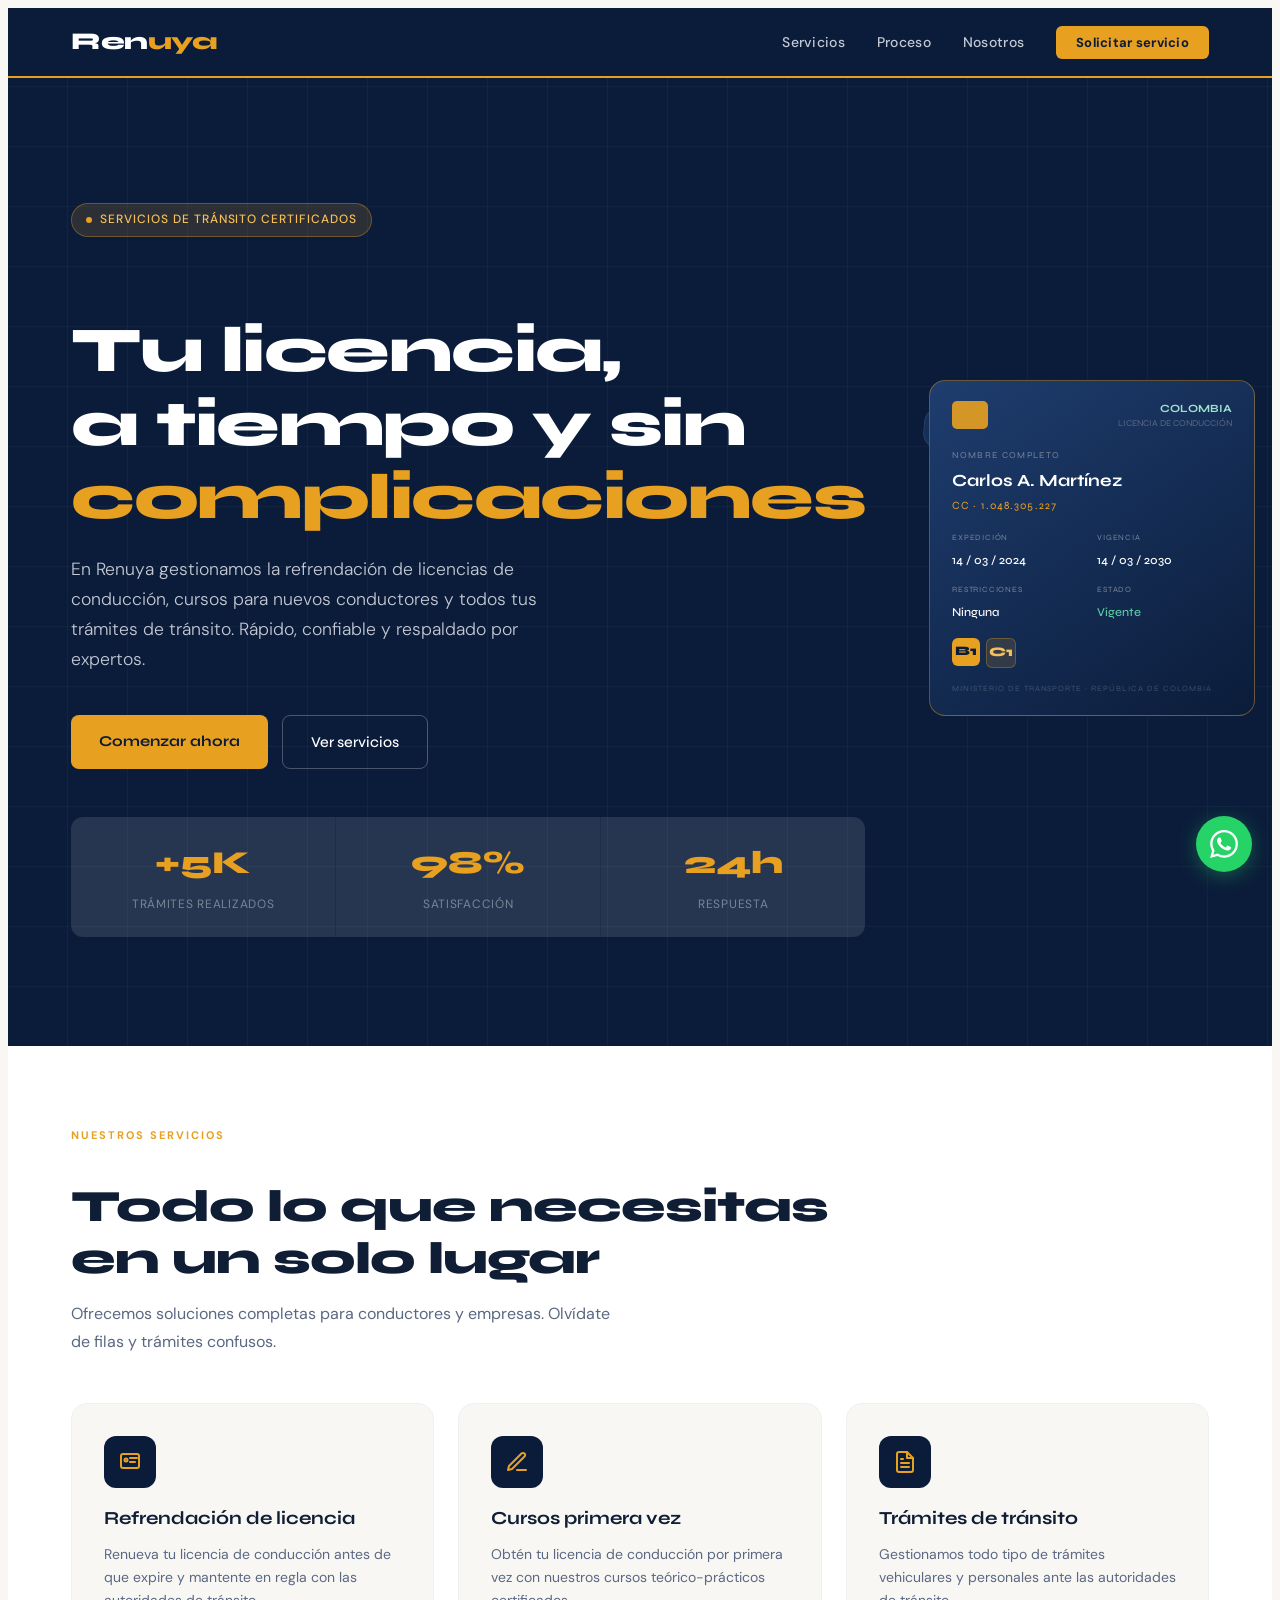
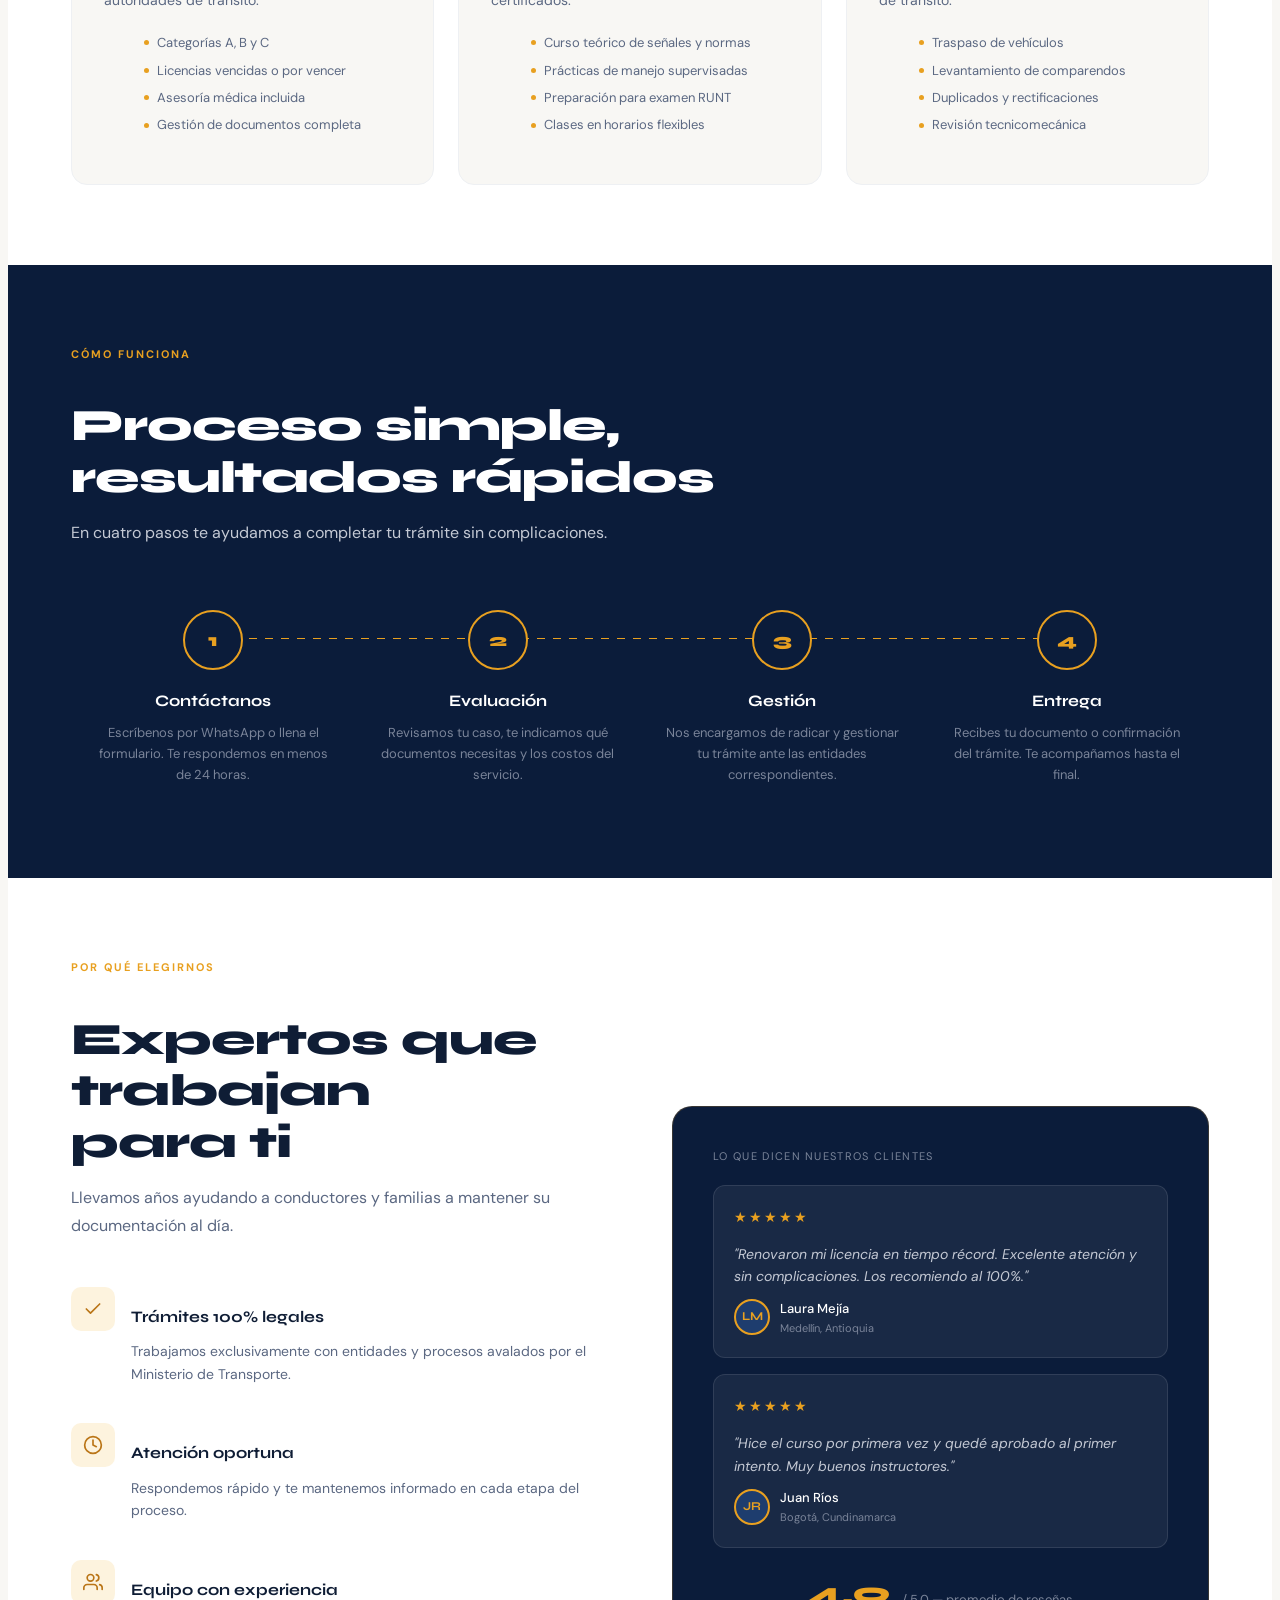
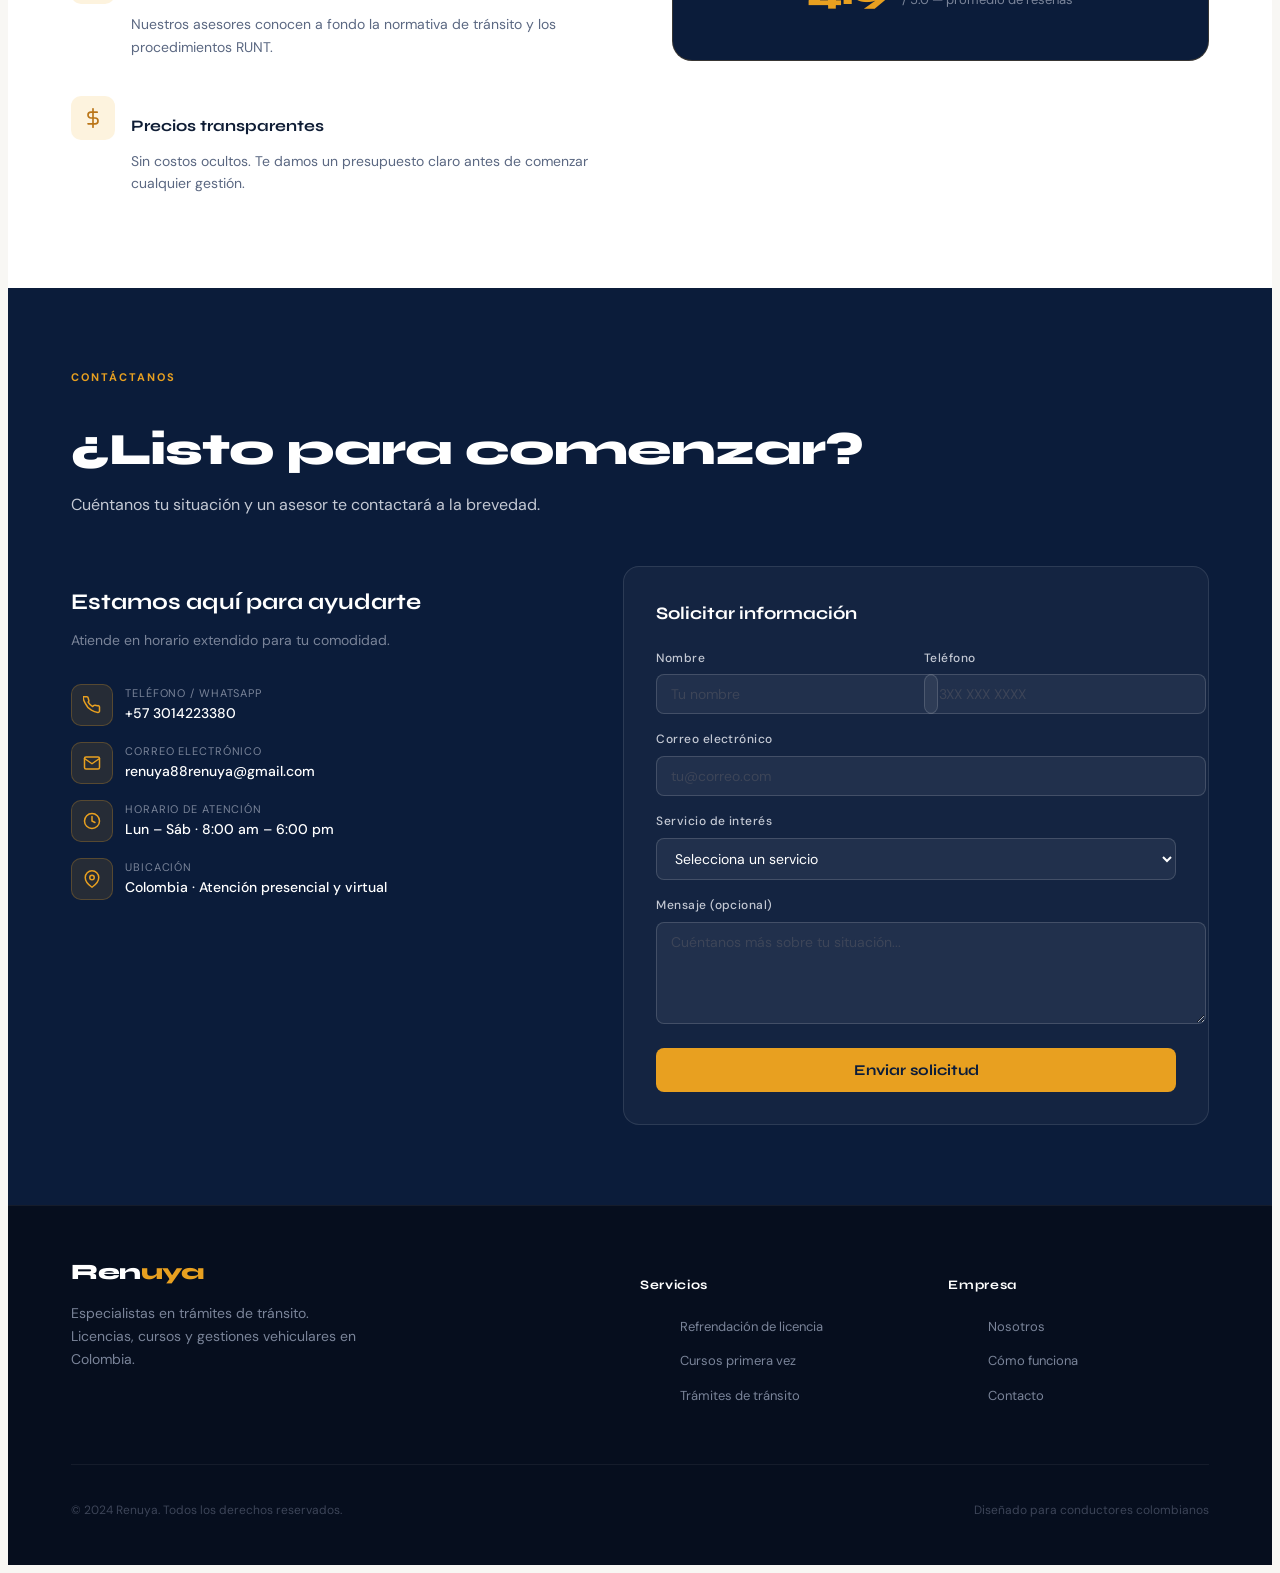
<file: index.html>
<!DOCTYPE html>
<html lang="es">
<head>
<meta charset="UTF-8">
<meta name="viewport" content="width=device-width, initial-scale=1.0">
<title>Renuya — Servicios de Tránsito</title>
<link rel="preconnect" href="https://fonts.googleapis.com">
<link rel="preconnect" href="https://fonts.gstatic.com" crossorigin>
<link href="https://fonts.googleapis.com/css2?family=Syne:wght@400;500;700;800&family=DM+Sans:ital,opsz,wght@0,9..40,300;0,9..40,400;0,9..40,500;1,9..40,300&display=swap" rel="stylesheet">
<link rel="stylesheet" href="styles.css">
</head>
<body>

<!-- NAV -->
<nav>
  <a href="#" class="nav-logo">Ren<span>uya</span></a>
  <ul class="nav-links" id="navLinks">
    <li><a href="#servicios">Servicios</a></li>
    <li><a href="#proceso">Proceso</a></li>
    <li><a href="#nosotros">Nosotros</a></li>
    <li><a href="#contacto" class="nav-cta">Solicitar servicio</a></li>
  </ul>
  <button class="nav-toggle" id="navToggle" aria-label="Menú">
    <span></span><span></span><span></span>
  </button>
</nav>

<!-- HERO -->
<section class="hero">
  <div class="hero-content fade-in">
    <div class="hero-badge">Servicios de tránsito certificados</div>
    <h1>Tu licencia,<br>a tiempo y sin<br><em>complicaciones</em></h1>
    <p class="hero-sub">
      En Renuya gestionamos la refrendación de licencias de conducción, cursos para nuevos conductores y todos tus trámites de tránsito. Rápido, confiable y respaldado por expertos.
    </p>
    <div class="hero-buttons">
      <a href="#contacto" class="btn-primary">Comenzar ahora</a>
      <a href="#servicios" class="btn-outline">Ver servicios</a>
    </div>
    <div class="hero-stats">
      <div class="stat-item">
        <span class="stat-num">+5K</span>
        <span class="stat-label">Trámites realizados</span>
      </div>
      <div class="stat-item">
        <span class="stat-num">98%</span>
        <span class="stat-label">Satisfacción</span>
      </div>
      <div class="stat-item">
        <span class="stat-num">24h</span>
        <span class="stat-label">Respuesta</span>
      </div>
    </div>
  </div>

  <div class="hero-visual">
    <div class="hero-card-stack">
      <div class="license-card lc-back"></div>
      <div class="license-card lc-front">
        <div class="lc-header">
          <div class="lc-chip"></div>
          <div class="lc-flag">
            <div style="font-size:11px;color:#9FE1CB;font-weight:700;">COLOMBIA</div>
            <div style="font-size:9px;color:#5B6882;margin-top:1px;">LICENCIA DE CONDUCCIÓN</div>
          </div>
        </div>
        <div class="lc-title">Nombre completo</div>
        <div class="lc-name">Carlos A. Martínez</div>
        <div class="lc-id">CC · 1.048.305.227</div>
        <div class="lc-row">
          <div class="lc-field"><label>Expedición</label><span>14 / 03 / 2024</span></div>
          <div class="lc-field"><label>Vigencia</label><span>14 / 03 / 2030</span></div>
          <div class="lc-field"><label>Restricciones</label><span>Ninguna</span></div>
          <div class="lc-field"><label>Estado</label><span style="color:#5DCAA5;">Vigente</span></div>
        </div>
        <div class="lc-badge-row">
          <div class="lc-cat">B1</div>
          <div class="lc-cat" style="background:rgba(232,160,32,0.15);color:#F5C05A;border:1px solid rgba(232,160,32,0.3);">C1</div>
        </div>
        <div class="lc-stamp">Ministerio de Transporte · República de Colombia</div>
      </div>
    </div>
  </div>
</section>

<!-- SERVICIOS -->
<section class="section section-alt" id="servicios">
  <div class="section-label">Nuestros servicios</div>
  <h2 class="section-title">Todo lo que necesitas<br>en un solo lugar</h2>
  <p class="section-sub">Ofrecemos soluciones completas para conductores y empresas. Olvídate de filas y trámites confusos.</p>

  <div class="services-grid">
    <div class="service-card fade-in">
      <div class="service-icon">
        <svg viewBox="0 0 24 24" fill="none" stroke="#E8A020" stroke-width="2" stroke-linecap="round" stroke-linejoin="round">
          <rect x="3" y="4" width="18" height="14" rx="2"/>
          <circle cx="8" cy="10" r="1.5"/>
          <line x1="12" y1="8" x2="19" y2="8"/>
          <line x1="12" y1="12" x2="17" y2="12"/>
        </svg>
      </div>
      <h3>Refrendación de licencia</h3>
      <p>Renueva tu licencia de conducción antes de que expire y mantente en regla con las autoridades de tránsito.</p>
      <ul class="service-items">
        <li>Categorías A, B y C</li>
        <li>Licencias vencidas o por vencer</li>
        <li>Asesoría médica incluida</li>
        <li>Gestión de documentos completa</li>
      </ul>
    </div>

    <div class="service-card fade-in">
      <div class="service-icon">
        <svg viewBox="0 0 24 24" fill="none" stroke="#E8A020" stroke-width="2" stroke-linecap="round" stroke-linejoin="round">
          <path d="M12 20h9"/>
          <path d="M16.5 3.5a2.121 2.121 0 013 3L7 19l-4 1 1-4L16.5 3.5z"/>
        </svg>
      </div>
      <h3>Cursos primera vez</h3>
      <p>Obtén tu licencia de conducción por primera vez con nuestros cursos teórico-prácticos certificados.</p>
      <ul class="service-items">
        <li>Curso teórico de señales y normas</li>
        <li>Prácticas de manejo supervisadas</li>
        <li>Preparación para examen RUNT</li>
        <li>Clases en horarios flexibles</li>
      </ul>
    </div>

    <div class="service-card fade-in">
      <div class="service-icon">
        <svg viewBox="0 0 24 24" fill="none" stroke="#E8A020" stroke-width="2" stroke-linecap="round" stroke-linejoin="round">
          <path d="M14 2H6a2 2 0 00-2 2v16a2 2 0 002 2h12a2 2 0 002-2V8z"/>
          <polyline points="14 2 14 8 20 8"/>
          <line x1="16" y1="13" x2="8" y2="13"/>
          <line x1="16" y1="17" x2="8" y2="17"/>
          <line x1="10" y1="9" x2="8" y2="9"/>
        </svg>
      </div>
      <h3>Trámites de tránsito</h3>
      <p>Gestionamos todo tipo de trámites vehiculares y personales ante las autoridades de tránsito.</p>
      <ul class="service-items">
        <li>Traspaso de vehículos</li>
        <li>Levantamiento de comparendos</li>
        <li>Duplicados y rectificaciones</li>
        <li>Revisión tecnicomecánica</li>
      </ul>
    </div>
  </div>
</section>

<!-- PROCESO -->
<section class="section section-dark" id="proceso">
  <div class="section-label" style="color:var(--accent)">Cómo funciona</div>
  <h2 class="section-title section-title-white">Proceso simple,<br>resultados rápidos</h2>
  <p class="section-sub section-sub-white" style="margin-bottom:4rem;">En cuatro pasos te ayudamos a completar tu trámite sin complicaciones.</p>

  <div class="steps">
    <div class="step fade-in">
      <div class="step-num">1</div>
      <div>
        <h4>Contáctanos</h4>
        <p>Escríbenos por WhatsApp o llena el formulario. Te respondemos en menos de 24 horas.</p>
      </div>
    </div>
    <div class="step fade-in">
      <div class="step-num">2</div>
      <div>
        <h4>Evaluación</h4>
        <p>Revisamos tu caso, te indicamos qué documentos necesitas y los costos del servicio.</p>
      </div>
    </div>
    <div class="step fade-in">
      <div class="step-num">3</div>
      <div>
        <h4>Gestión</h4>
        <p>Nos encargamos de radicar y gestionar tu trámite ante las entidades correspondientes.</p>
      </div>
    </div>
    <div class="step fade-in">
      <div class="step-num">4</div>
      <div>
        <h4>Entrega</h4>
        <p>Recibes tu documento o confirmación del trámite. Te acompañamos hasta el final.</p>
      </div>
    </div>
  </div>
</section>

<!-- POR QUÉ RENUYA -->
<section class="section section-alt" id="nosotros">
  <div class="why-grid">
    <div>
      <div class="section-label">Por qué elegirnos</div>
      <h2 class="section-title">Expertos que trabajan<br>para ti</h2>
      <p class="section-sub">Llevamos años ayudando a conductores y familias a mantener su documentación al día.</p>
      <div class="why-items">
        <div class="why-item fade-in">
          <div class="why-icon">
            <svg viewBox="0 0 24 24" fill="none" stroke="#BA7517" stroke-width="2" stroke-linecap="round" stroke-linejoin="round" width="20" height="20">
              <polyline points="20 6 9 17 4 12"/>
            </svg>
          </div>
          <div>
            <h4>Trámites 100% legales</h4>
            <p>Trabajamos exclusivamente con entidades y procesos avalados por el Ministerio de Transporte.</p>
          </div>
        </div>
        <div class="why-item fade-in">
          <div class="why-icon">
            <svg viewBox="0 0 24 24" fill="none" stroke="#BA7517" stroke-width="2" stroke-linecap="round" stroke-linejoin="round" width="20" height="20">
              <circle cx="12" cy="12" r="10"/>
              <polyline points="12 6 12 12 16 14"/>
            </svg>
          </div>
          <div>
            <h4>Atención oportuna</h4>
            <p>Respondemos rápido y te mantenemos informado en cada etapa del proceso.</p>
          </div>
        </div>
        <div class="why-item fade-in">
          <div class="why-icon">
            <svg viewBox="0 0 24 24" fill="none" stroke="#BA7517" stroke-width="2" stroke-linecap="round" stroke-linejoin="round" width="20" height="20">
              <path d="M17 21v-2a4 4 0 00-4-4H5a4 4 0 00-4 4v2"/>
              <circle cx="9" cy="7" r="4"/>
              <path d="M23 21v-2a4 4 0 00-3-3.87"/>
              <path d="M16 3.13a4 4 0 010 7.75"/>
            </svg>
          </div>
          <div>
            <h4>Equipo con experiencia</h4>
            <p>Nuestros asesores conocen a fondo la normativa de tránsito y los procedimientos RUNT.</p>
          </div>
        </div>
        <div class="why-item fade-in">
          <div class="why-icon">
            <svg viewBox="0 0 24 24" fill="none" stroke="#BA7517" stroke-width="2" stroke-linecap="round" stroke-linejoin="round" width="20" height="20">
              <line x1="12" y1="1" x2="12" y2="23"/>
              <path d="M17 5H9.5a3.5 3.5 0 000 7h5a3.5 3.5 0 010 7H6"/>
            </svg>
          </div>
          <div>
            <h4>Precios transparentes</h4>
            <p>Sin costos ocultos. Te damos un presupuesto claro antes de comenzar cualquier gestión.</p>
          </div>
        </div>
      </div>
    </div>

    <div class="why-visual">
      <div style="font-size:11px;letter-spacing:0.12em;text-transform:uppercase;color:var(--gray-500);margin-bottom:1.25rem;">Lo que dicen nuestros clientes</div>
      <div class="review-card">
        <div class="review-stars">★★★★★</div>
        <p class="review-text">"Renovaron mi licencia en tiempo récord. Excelente atención y sin complicaciones. Los recomiendo al 100%."</p>
        <div class="reviewer">
          <div class="reviewer-av">LM</div>
          <div>
            <div class="reviewer-name">Laura Mejía</div>
            <div class="reviewer-loc">Medellín, Antioquia</div>
          </div>
        </div>
      </div>
      <div class="review-card">
        <div class="review-stars">★★★★★</div>
        <p class="review-text">"Hice el curso por primera vez y quedé aprobado al primer intento. Muy buenos instructores."</p>
        <div class="reviewer">
          <div class="reviewer-av">JR</div>
          <div>
            <div class="reviewer-name">Juan Ríos</div>
            <div class="reviewer-loc">Bogotá, Cundinamarca</div>
          </div>
        </div>
      </div>
      <div style="text-align:center;margin-top:1.25rem;">
        <span style="font-size:2rem;font-family:'Syne',sans-serif;font-weight:800;color:var(--accent);">4.9</span>
        <span style="font-size:13px;color:var(--gray-500);margin-left:8px;">/ 5.0 — promedio de reseñas</span>
      </div>
    </div>
  </div>
</section>

<!-- CONTACTO -->
<section class="section section-dark" id="contacto">
  <div class="section-label" style="color:var(--accent)">Contáctanos</div>
  <h2 class="section-title section-title-white">¿Listo para comenzar?</h2>
  <p class="section-sub section-sub-white" style="margin-bottom:3rem;">Cuéntanos tu situación y un asesor te contactará a la brevedad.</p>

  <div class="contact-grid">
    <div class="contact-info">
      <h3>Estamos aquí para ayudarte</h3>
      <p>Atiende en horario extendido para tu comodidad.</p>
      <div class="contact-items">
        <div class="contact-item">
          <div class="contact-item-icon">
            <svg viewBox="0 0 24 24" fill="none" stroke="#E8A020" stroke-width="2" stroke-linecap="round" stroke-linejoin="round" width="18" height="18">
              <path d="M22 16.92v3a2 2 0 01-2.18 2 19.79 19.79 0 01-8.63-3.07A19.5 19.5 0 013.07 9.8a19.79 19.79 0 01-3.07-8.68A2 2 0 012 1h3a2 2 0 012 1.72c.127.96.361 1.903.7 2.81a2 2 0 01-.45 2.11L6.91 8.09a16 16 0 006 6l1.27-1.27a2 2 0 012.11-.45c.907.339 1.85.573 2.81.7A2 2 0 0122 15z"/>
            </svg>
          </div>
          <div>
            <div class="contact-item-label">Teléfono / WhatsApp</div>
            <div class="contact-item-val">+57 3014223380</div>
          </div>
        </div>
        <div class="contact-item">
          <div class="contact-item-icon">
            <svg viewBox="0 0 24 24" fill="none" stroke="#E8A020" stroke-width="2" stroke-linecap="round" stroke-linejoin="round" width="18" height="18">
              <path d="M4 4h16c1.1 0 2 .9 2 2v12c0 1.1-.9 2-2 2H4c-1.1 0-2-.9-2-2V6c0-1.1.9-2 2-2z"/>
              <polyline points="22,6 12,13 2,6"/>
            </svg>
          </div>
          <div>
            <div class="contact-item-label">Correo electrónico</div>
            <div class="contact-item-val">renuya88renuya@gmail.com</div>
          </div>
        </div>
        <div class="contact-item">
          <div class="contact-item-icon">
            <svg viewBox="0 0 24 24" fill="none" stroke="#E8A020" stroke-width="2" stroke-linecap="round" stroke-linejoin="round" width="18" height="18">
              <circle cx="12" cy="12" r="10"/>
              <polyline points="12 6 12 12 16 14"/>
            </svg>
          </div>
          <div>
            <div class="contact-item-label">Horario de atención</div>
            <div class="contact-item-val">Lun – Sáb · 8:00 am – 6:00 pm</div>
          </div>
        </div>
        <div class="contact-item">
          <div class="contact-item-icon">
            <svg viewBox="0 0 24 24" fill="none" stroke="#E8A020" stroke-width="2" stroke-linecap="round" stroke-linejoin="round" width="18" height="18">
              <path d="M21 10c0 7-9 13-9 13s-9-6-9-13a9 9 0 0118 0z"/>
              <circle cx="12" cy="10" r="3"/>
            </svg>
          </div>
          <div>
            <div class="contact-item-label">Ubicación</div>
            <div class="contact-item-val">Colombia · Atención presencial y virtual</div>
          </div>
        </div>
      </div>
    </div>

    <div class="contact-form-wrap">
      <div style="font-family:'Syne',sans-serif;font-size:1.1rem;font-weight:700;color:var(--white);margin-bottom:1.25rem;">Solicitar información</div>
      <div class="form-row">
        <div class="form-group">
          <label>Nombre</label>
          <input type="text" placeholder="Tu nombre">
        </div>
        <div class="form-group">
          <label>Teléfono</label>
          <input type="tel" placeholder="3XX XXX XXXX">
        </div>
      </div>
      <div class="form-group">
        <label>Correo electrónico</label>
        <input type="email" placeholder="tu@correo.com">
      </div>
      <div class="form-group">
        <label>Servicio de interés</label>
        <select>
          <option value="" disabled selected>Selecciona un servicio</option>
          <option>Refrendación de licencia</option>
          <option>Curso primera vez</option>
          <option>Trámite de tránsito</option>
          <option>Otro</option>
        </select>
      </div>
      <div class="form-group">
        <label>Mensaje (opcional)</label>
        <textarea placeholder="Cuéntanos más sobre tu situación..."></textarea>
      </div>
      <button class="btn-submit" onclick="handleSubmit(this)">Enviar solicitud</button>
    </div>
  </div>
</section>

<!-- FOOTER -->
<footer>
  <div class="footer-top">
    <div class="footer-brand">
      <a href="#" class="nav-logo" style="font-size:22px;">Ren<span>uya</span></a>
      <p>Especialistas en trámites de tránsito. Licencias, cursos y gestiones vehiculares en Colombia.</p>
    </div>
    <div class="footer-col">
      <h5>Servicios</h5>
      <ul>
        <li><a href="#servicios">Refrendación de licencia</a></li>
        <li><a href="#servicios">Cursos primera vez</a></li>
        <li><a href="#servicios">Trámites de tránsito</a></li>
      </ul>
    </div>
    <div class="footer-col">
      <h5>Empresa</h5>
      <ul>
        <li><a href="#nosotros">Nosotros</a></li>
        <li><a href="#proceso">Cómo funciona</a></li>
        <li><a href="#contacto">Contacto</a></li>
      </ul>
    </div>
  </div>
  <div class="footer-bottom">
    <p>© 2024 Renuya. Todos los derechos reservados.</p>
    <p>Diseñado para conductores colombianos</p>
  </div>
</footer>

<!-- WHATSAPP FLOAT -->
<a href="https://wa.me/573000000000" target="_blank" class="wa-btn" aria-label="WhatsApp">
  <svg viewBox="0 0 24 24" fill="#FFFFFF">
    <path d="M17.472 14.382c-.297-.149-1.758-.867-2.03-.967-.273-.099-.471-.148-.67.15-.197.297-.767.966-.94 1.164-.173.199-.347.223-.644.075-.297-.15-1.255-.463-2.39-1.475-.883-.788-1.48-1.761-1.653-2.059-.173-.297-.018-.458.13-.606.134-.133.298-.347.446-.52.149-.174.198-.298.298-.497.099-.198.05-.371-.025-.52-.075-.149-.669-1.612-.916-2.207-.242-.579-.487-.5-.669-.51-.173-.008-.371-.01-.57-.01-.198 0-.52.074-.792.372-.272.297-1.04 1.016-1.04 2.479 0 1.462 1.065 2.875 1.213 3.074.149.198 2.096 3.2 5.077 4.487.709.306 1.262.489 1.694.625.712.227 1.36.195 1.871.118.571-.085 1.758-.719 2.006-1.413.248-.694.248-1.289.173-1.413-.074-.124-.272-.198-.57-.347m-5.421 7.403h-.004a9.87 9.87 0 01-5.031-1.378l-.361-.214-3.741.982.998-3.648-.235-.374a9.86 9.86 0 01-1.51-5.26c.001-5.45 4.436-9.884 9.888-9.884 2.64 0 5.122 1.03 6.988 2.898a9.825 9.825 0 012.893 6.994c-.003 5.45-4.437 9.884-9.885 9.884m8.413-18.297A11.815 11.815 0 0012.05 0C5.495 0 .16 5.335.157 11.892c0 2.096.547 4.142 1.588 5.945L.057 24l6.305-1.654a11.882 11.882 0 005.683 1.448h.005c6.554 0 11.89-5.335 11.893-11.893a11.821 11.821 0 00-3.48-8.413Z"/>
  </svg>
</a>

<script>
  const navToggle = document.getElementById('navToggle');
  const navLinks = document.getElementById('navLinks');
  navToggle.addEventListener('click', () => navLinks.classList.toggle('open'));

  navLinks.querySelectorAll('a').forEach(a => {
    a.addEventListener('click', () => navLinks.classList.remove('open'));
  });

  const observer = new IntersectionObserver((entries) => {
    entries.forEach(e => { if (e.isIntersecting) e.target.classList.add('visible'); });
  }, { threshold: 0.15 });

  document.querySelectorAll('.fade-in').forEach(el => observer.observe(el));

  function handleSubmit(btn) {
    btn.textContent = 'Enviando...';
    btn.disabled = true;
    setTimeout(() => {
      btn.textContent = 'Solicitud enviada';
      btn.style.background = '#1D9E75';
      btn.style.color = '#fff';
    }, 1200);
  }
</script>
</body>
</html>
</file>
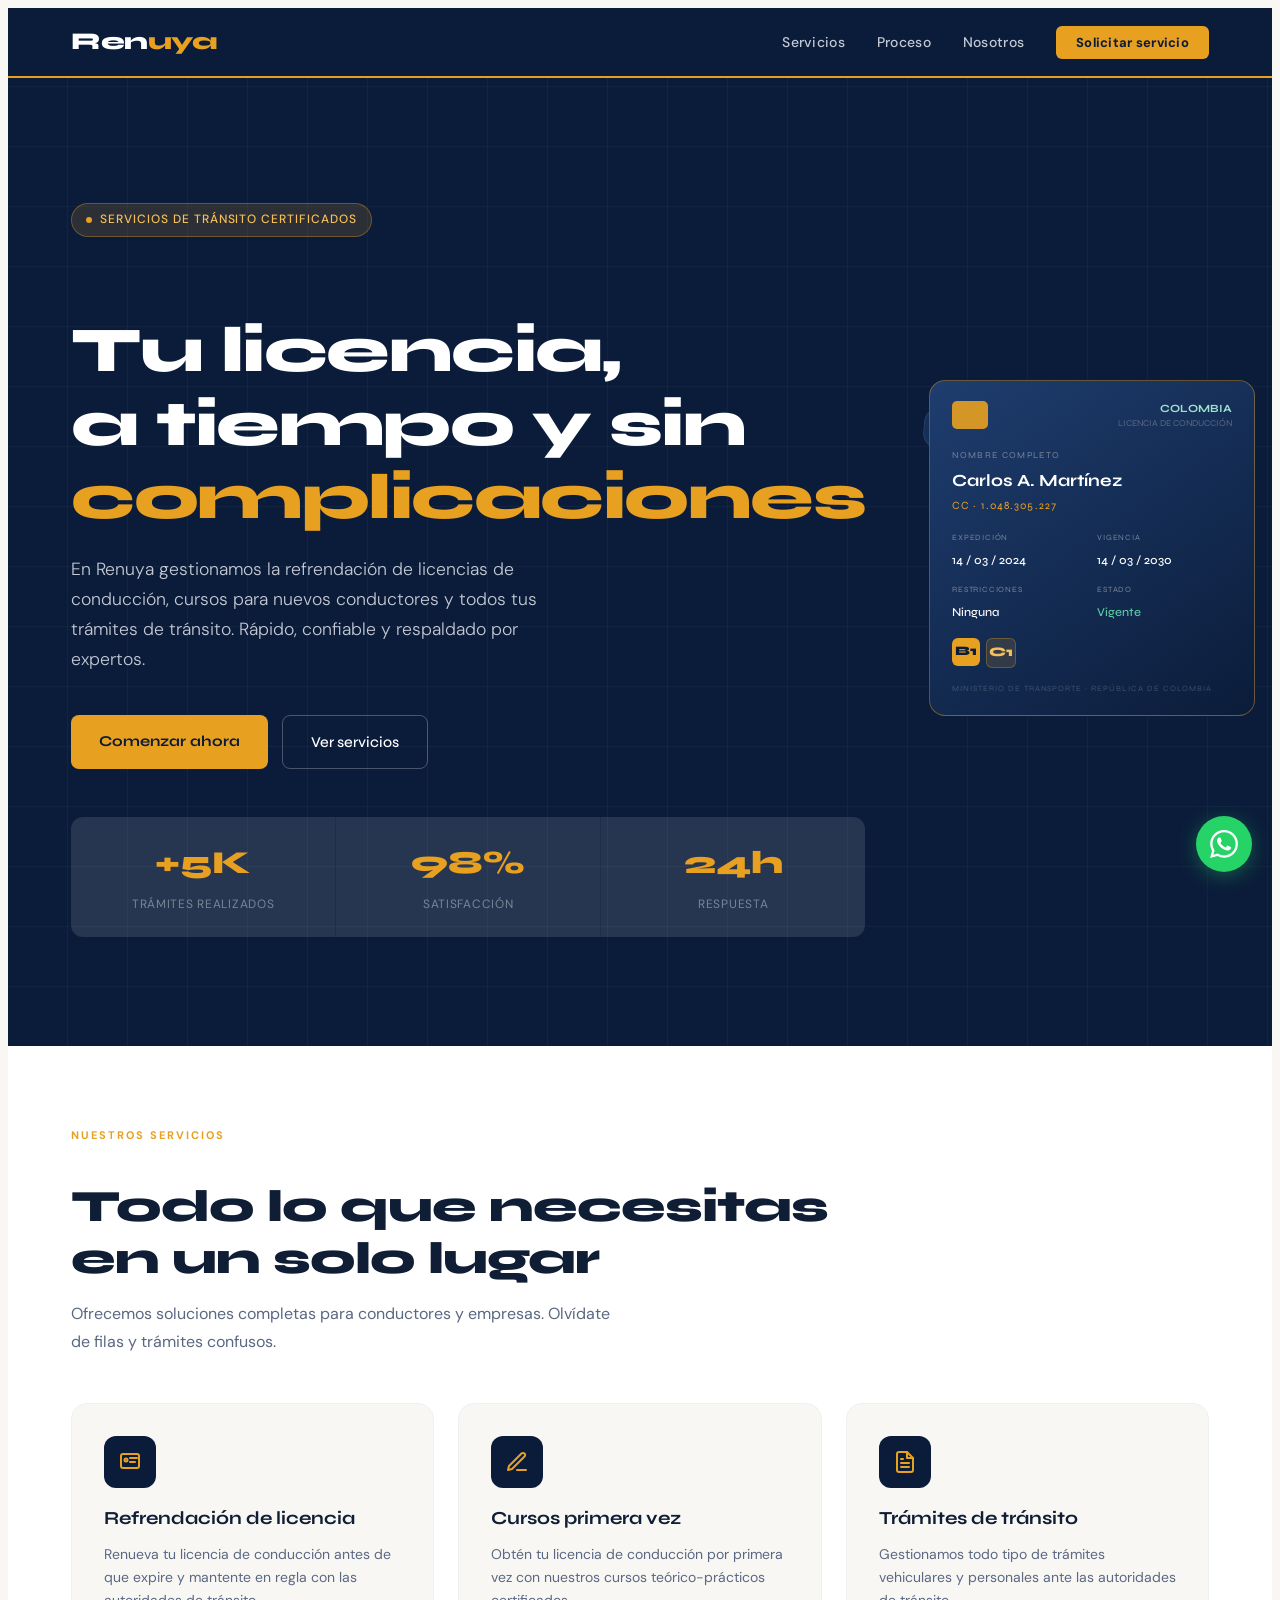
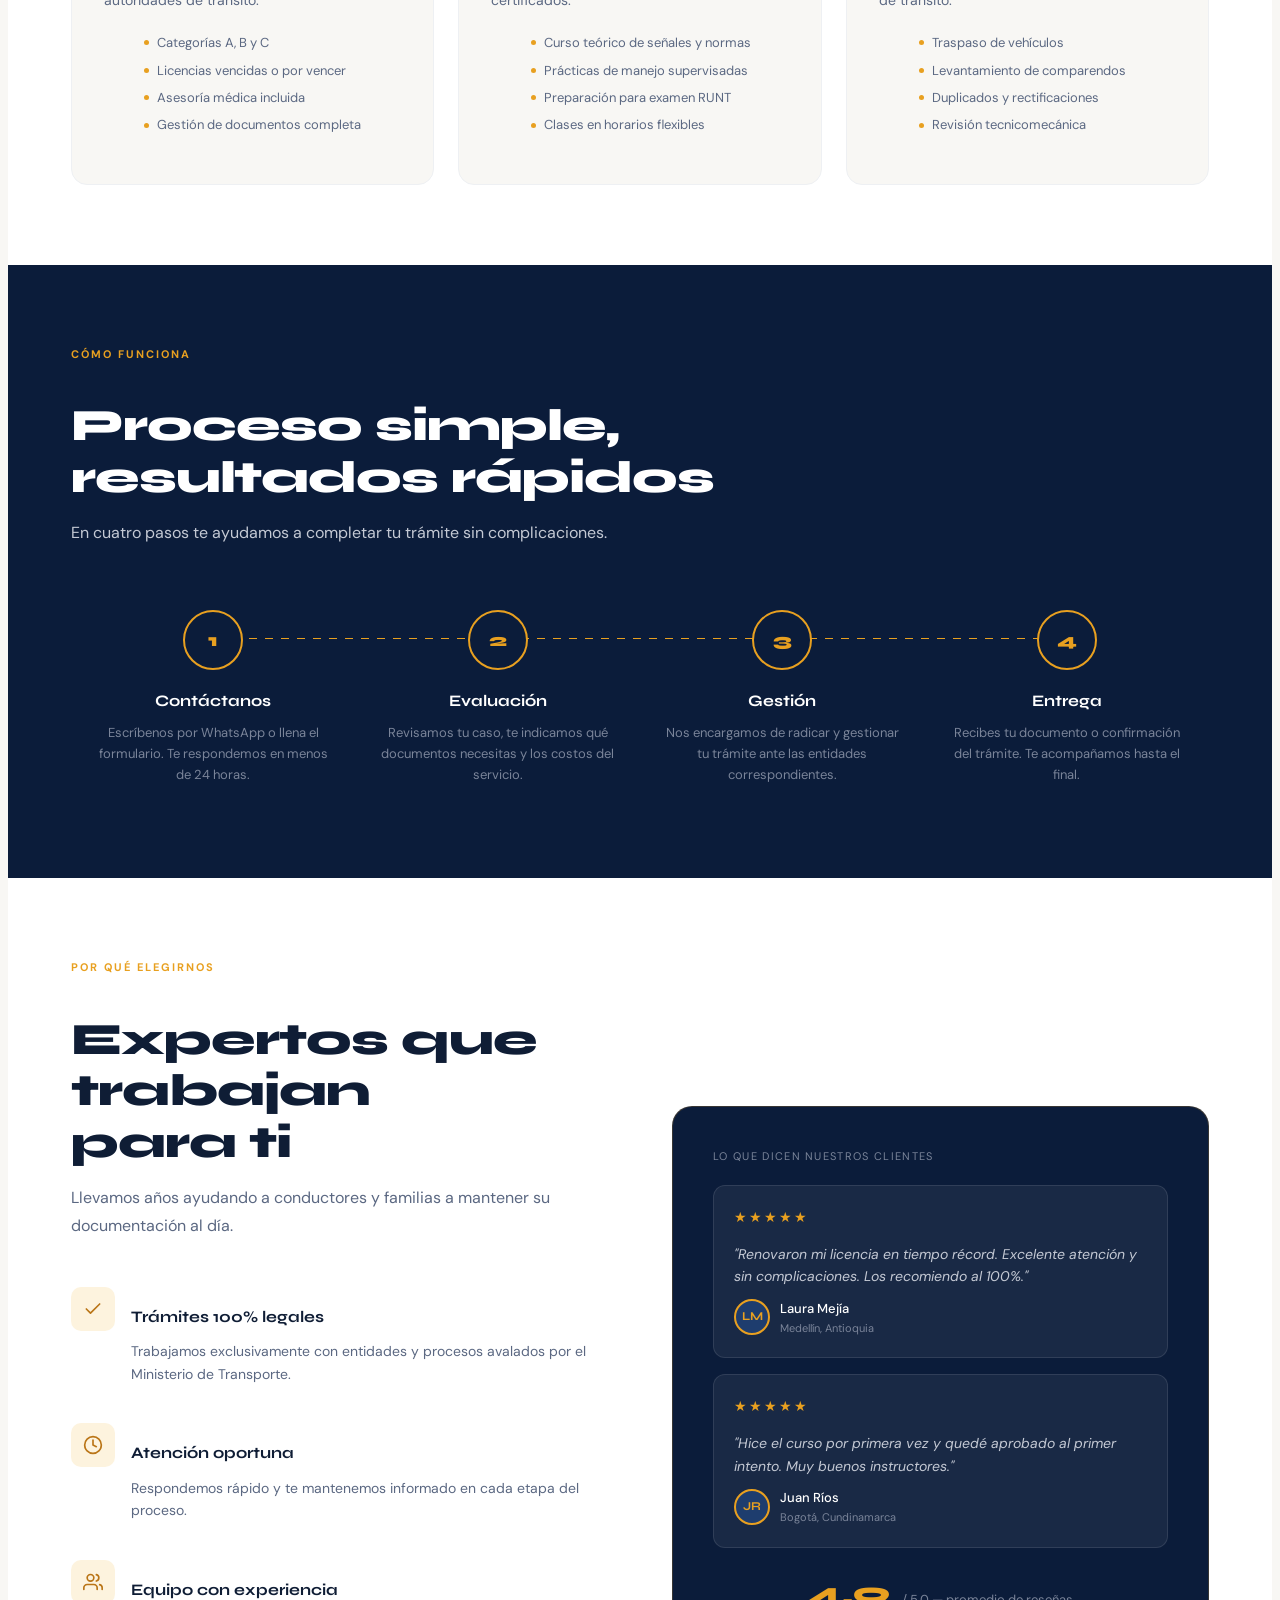
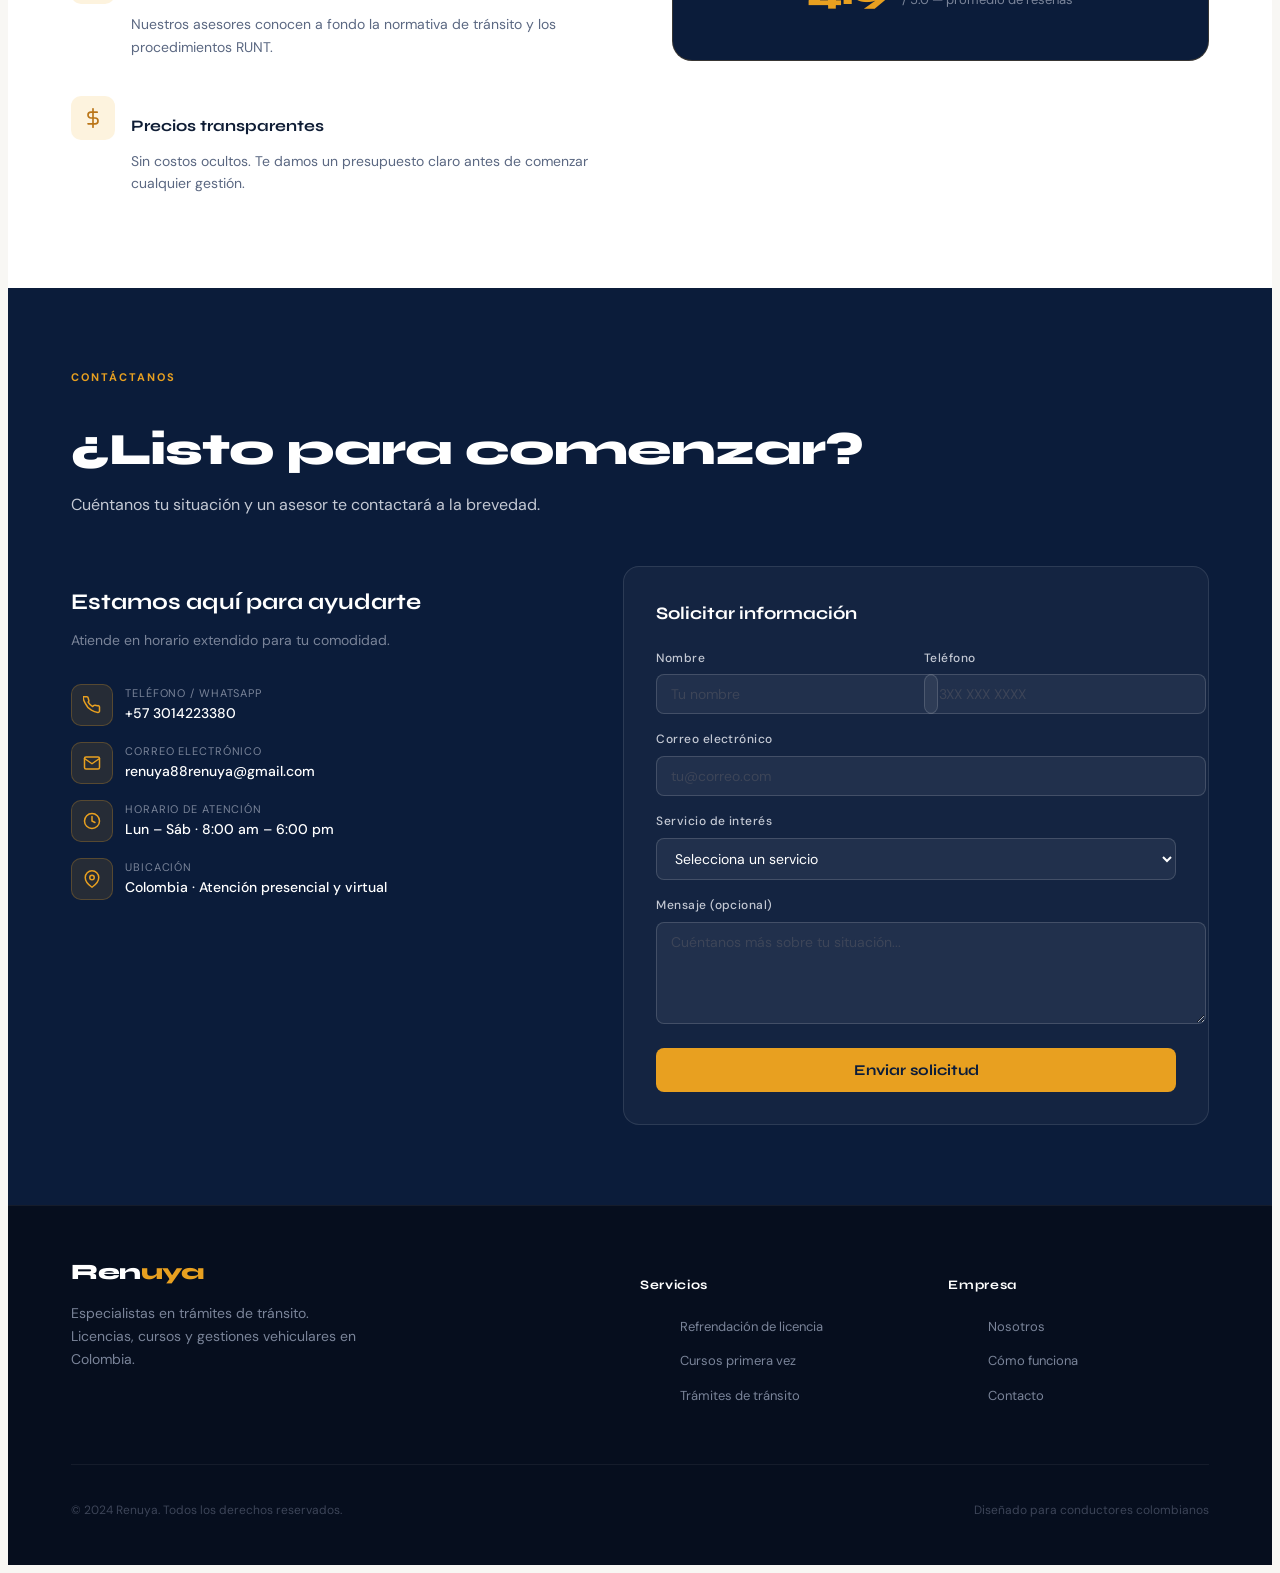
<file: renuya.html>
<!DOCTYPE html>
<html lang="es">
<head>
<meta charset="UTF-8">
<meta name="viewport" content="width=device-width, initial-scale=1.0">
<title>Renuya — Servicios de Tránsito</title>
<link rel="preconnect" href="https://fonts.googleapis.com">
<link rel="preconnect" href="https://fonts.gstatic.com" crossorigin>
<link href="https://fonts.googleapis.com/css2?family=Syne:wght@400;500;700;800&family=DM+Sans:ital,opsz,wght@0,9..40,300;0,9..40,400;0,9..40,500;1,9..40,300&display=swap" rel="stylesheet">
<link rel="stylesheet" href="styles.css">
</head>
<body>

<!-- NAV -->
<nav>
  <a href="#" class="nav-logo">Ren<span>uya</span></a>
  <ul class="nav-links" id="navLinks">
    <li><a href="#servicios">Servicios</a></li>
    <li><a href="#proceso">Proceso</a></li>
    <li><a href="#nosotros">Nosotros</a></li>
    <li><a href="#contacto" class="nav-cta">Solicitar servicio</a></li>
  </ul>
  <button class="nav-toggle" id="navToggle" aria-label="Menú">
    <span></span><span></span><span></span>
  </button>
</nav>

<!-- HERO -->
<section class="hero">
  <div class="hero-content fade-in">
    <div class="hero-badge">Servicios de tránsito certificados</div>
    <h1>Tu licencia,<br>a tiempo y sin<br><em>complicaciones</em></h1>
    <p class="hero-sub">
      En Renuya gestionamos la refrendación de licencias de conducción, cursos para nuevos conductores y todos tus trámites de tránsito. Rápido, confiable y respaldado por expertos.
    </p>
    <div class="hero-buttons">
      <a href="#contacto" class="btn-primary">Comenzar ahora</a>
      <a href="#servicios" class="btn-outline">Ver servicios</a>
    </div>
    <div class="hero-stats">
      <div class="stat-item">
        <span class="stat-num">+5K</span>
        <span class="stat-label">Trámites realizados</span>
      </div>
      <div class="stat-item">
        <span class="stat-num">98%</span>
        <span class="stat-label">Satisfacción</span>
      </div>
      <div class="stat-item">
        <span class="stat-num">24h</span>
        <span class="stat-label">Respuesta</span>
      </div>
    </div>
  </div>

  <div class="hero-visual">
    <div class="hero-card-stack">
      <div class="license-card lc-back"></div>
      <div class="license-card lc-front">
        <div class="lc-header">
          <div class="lc-chip"></div>
          <div class="lc-flag">
            <div style="font-size:11px;color:#9FE1CB;font-weight:700;">COLOMBIA</div>
            <div style="font-size:9px;color:#5B6882;margin-top:1px;">LICENCIA DE CONDUCCIÓN</div>
          </div>
        </div>
        <div class="lc-title">Nombre completo</div>
        <div class="lc-name">Carlos A. Martínez</div>
        <div class="lc-id">CC · 1.048.305.227</div>
        <div class="lc-row">
          <div class="lc-field"><label>Expedición</label><span>14 / 03 / 2024</span></div>
          <div class="lc-field"><label>Vigencia</label><span>14 / 03 / 2030</span></div>
          <div class="lc-field"><label>Restricciones</label><span>Ninguna</span></div>
          <div class="lc-field"><label>Estado</label><span style="color:#5DCAA5;">Vigente</span></div>
        </div>
        <div class="lc-badge-row">
          <div class="lc-cat">B1</div>
          <div class="lc-cat" style="background:rgba(232,160,32,0.15);color:#F5C05A;border:1px solid rgba(232,160,32,0.3);">C1</div>
        </div>
        <div class="lc-stamp">Ministerio de Transporte · República de Colombia</div>
      </div>
    </div>
  </div>
</section>

<!-- SERVICIOS -->
<section class="section section-alt" id="servicios">
  <div class="section-label">Nuestros servicios</div>
  <h2 class="section-title">Todo lo que necesitas<br>en un solo lugar</h2>
  <p class="section-sub">Ofrecemos soluciones completas para conductores y empresas. Olvídate de filas y trámites confusos.</p>

  <div class="services-grid">
    <div class="service-card fade-in">
      <div class="service-icon">
        <svg viewBox="0 0 24 24" fill="none" stroke="#E8A020" stroke-width="2" stroke-linecap="round" stroke-linejoin="round">
          <rect x="3" y="4" width="18" height="14" rx="2"/>
          <circle cx="8" cy="10" r="1.5"/>
          <line x1="12" y1="8" x2="19" y2="8"/>
          <line x1="12" y1="12" x2="17" y2="12"/>
        </svg>
      </div>
      <h3>Refrendación de licencia</h3>
      <p>Renueva tu licencia de conducción antes de que expire y mantente en regla con las autoridades de tránsito.</p>
      <ul class="service-items">
        <li>Categorías A, B y C</li>
        <li>Licencias vencidas o por vencer</li>
        <li>Asesoría médica incluida</li>
        <li>Gestión de documentos completa</li>
      </ul>
    </div>

    <div class="service-card fade-in">
      <div class="service-icon">
        <svg viewBox="0 0 24 24" fill="none" stroke="#E8A020" stroke-width="2" stroke-linecap="round" stroke-linejoin="round">
          <path d="M12 20h9"/>
          <path d="M16.5 3.5a2.121 2.121 0 013 3L7 19l-4 1 1-4L16.5 3.5z"/>
        </svg>
      </div>
      <h3>Cursos primera vez</h3>
      <p>Obtén tu licencia de conducción por primera vez con nuestros cursos teórico-prácticos certificados.</p>
      <ul class="service-items">
        <li>Curso teórico de señales y normas</li>
        <li>Prácticas de manejo supervisadas</li>
        <li>Preparación para examen RUNT</li>
        <li>Clases en horarios flexibles</li>
      </ul>
    </div>

    <div class="service-card fade-in">
      <div class="service-icon">
        <svg viewBox="0 0 24 24" fill="none" stroke="#E8A020" stroke-width="2" stroke-linecap="round" stroke-linejoin="round">
          <path d="M14 2H6a2 2 0 00-2 2v16a2 2 0 002 2h12a2 2 0 002-2V8z"/>
          <polyline points="14 2 14 8 20 8"/>
          <line x1="16" y1="13" x2="8" y2="13"/>
          <line x1="16" y1="17" x2="8" y2="17"/>
          <line x1="10" y1="9" x2="8" y2="9"/>
        </svg>
      </div>
      <h3>Trámites de tránsito</h3>
      <p>Gestionamos todo tipo de trámites vehiculares y personales ante las autoridades de tránsito.</p>
      <ul class="service-items">
        <li>Traspaso de vehículos</li>
        <li>Levantamiento de comparendos</li>
        <li>Duplicados y rectificaciones</li>
        <li>Revisión tecnicomecánica</li>
      </ul>
    </div>
  </div>
</section>

<!-- PROCESO -->
<section class="section section-dark" id="proceso">
  <div class="section-label" style="color:var(--accent)">Cómo funciona</div>
  <h2 class="section-title section-title-white">Proceso simple,<br>resultados rápidos</h2>
  <p class="section-sub section-sub-white" style="margin-bottom:4rem;">En cuatro pasos te ayudamos a completar tu trámite sin complicaciones.</p>

  <div class="steps">
    <div class="step fade-in">
      <div class="step-num">1</div>
      <div>
        <h4>Contáctanos</h4>
        <p>Escríbenos por WhatsApp o llena el formulario. Te respondemos en menos de 24 horas.</p>
      </div>
    </div>
    <div class="step fade-in">
      <div class="step-num">2</div>
      <div>
        <h4>Evaluación</h4>
        <p>Revisamos tu caso, te indicamos qué documentos necesitas y los costos del servicio.</p>
      </div>
    </div>
    <div class="step fade-in">
      <div class="step-num">3</div>
      <div>
        <h4>Gestión</h4>
        <p>Nos encargamos de radicar y gestionar tu trámite ante las entidades correspondientes.</p>
      </div>
    </div>
    <div class="step fade-in">
      <div class="step-num">4</div>
      <div>
        <h4>Entrega</h4>
        <p>Recibes tu documento o confirmación del trámite. Te acompañamos hasta el final.</p>
      </div>
    </div>
  </div>
</section>

<!-- POR QUÉ RENUYA -->
<section class="section section-alt" id="nosotros">
  <div class="why-grid">
    <div>
      <div class="section-label">Por qué elegirnos</div>
      <h2 class="section-title">Expertos que trabajan<br>para ti</h2>
      <p class="section-sub">Llevamos años ayudando a conductores y familias a mantener su documentación al día.</p>
      <div class="why-items">
        <div class="why-item fade-in">
          <div class="why-icon">
            <svg viewBox="0 0 24 24" fill="none" stroke="#BA7517" stroke-width="2" stroke-linecap="round" stroke-linejoin="round" width="20" height="20">
              <polyline points="20 6 9 17 4 12"/>
            </svg>
          </div>
          <div>
            <h4>Trámites 100% legales</h4>
            <p>Trabajamos exclusivamente con entidades y procesos avalados por el Ministerio de Transporte.</p>
          </div>
        </div>
        <div class="why-item fade-in">
          <div class="why-icon">
            <svg viewBox="0 0 24 24" fill="none" stroke="#BA7517" stroke-width="2" stroke-linecap="round" stroke-linejoin="round" width="20" height="20">
              <circle cx="12" cy="12" r="10"/>
              <polyline points="12 6 12 12 16 14"/>
            </svg>
          </div>
          <div>
            <h4>Atención oportuna</h4>
            <p>Respondemos rápido y te mantenemos informado en cada etapa del proceso.</p>
          </div>
        </div>
        <div class="why-item fade-in">
          <div class="why-icon">
            <svg viewBox="0 0 24 24" fill="none" stroke="#BA7517" stroke-width="2" stroke-linecap="round" stroke-linejoin="round" width="20" height="20">
              <path d="M17 21v-2a4 4 0 00-4-4H5a4 4 0 00-4 4v2"/>
              <circle cx="9" cy="7" r="4"/>
              <path d="M23 21v-2a4 4 0 00-3-3.87"/>
              <path d="M16 3.13a4 4 0 010 7.75"/>
            </svg>
          </div>
          <div>
            <h4>Equipo con experiencia</h4>
            <p>Nuestros asesores conocen a fondo la normativa de tránsito y los procedimientos RUNT.</p>
          </div>
        </div>
        <div class="why-item fade-in">
          <div class="why-icon">
            <svg viewBox="0 0 24 24" fill="none" stroke="#BA7517" stroke-width="2" stroke-linecap="round" stroke-linejoin="round" width="20" height="20">
              <line x1="12" y1="1" x2="12" y2="23"/>
              <path d="M17 5H9.5a3.5 3.5 0 000 7h5a3.5 3.5 0 010 7H6"/>
            </svg>
          </div>
          <div>
            <h4>Precios transparentes</h4>
            <p>Sin costos ocultos. Te damos un presupuesto claro antes de comenzar cualquier gestión.</p>
          </div>
        </div>
      </div>
    </div>

    <div class="why-visual">
      <div style="font-size:11px;letter-spacing:0.12em;text-transform:uppercase;color:var(--gray-500);margin-bottom:1.25rem;">Lo que dicen nuestros clientes</div>
      <div class="review-card">
        <div class="review-stars">★★★★★</div>
        <p class="review-text">"Renovaron mi licencia en tiempo récord. Excelente atención y sin complicaciones. Los recomiendo al 100%."</p>
        <div class="reviewer">
          <div class="reviewer-av">LM</div>
          <div>
            <div class="reviewer-name">Laura Mejía</div>
            <div class="reviewer-loc">Medellín, Antioquia</div>
          </div>
        </div>
      </div>
      <div class="review-card">
        <div class="review-stars">★★★★★</div>
        <p class="review-text">"Hice el curso por primera vez y quedé aprobado al primer intento. Muy buenos instructores."</p>
        <div class="reviewer">
          <div class="reviewer-av">JR</div>
          <div>
            <div class="reviewer-name">Juan Ríos</div>
            <div class="reviewer-loc">Bogotá, Cundinamarca</div>
          </div>
        </div>
      </div>
      <div style="text-align:center;margin-top:1.25rem;">
        <span style="font-size:2rem;font-family:'Syne',sans-serif;font-weight:800;color:var(--accent);">4.9</span>
        <span style="font-size:13px;color:var(--gray-500);margin-left:8px;">/ 5.0 — promedio de reseñas</span>
      </div>
    </div>
  </div>
</section>

<!-- CONTACTO -->
<section class="section section-dark" id="contacto">
  <div class="section-label" style="color:var(--accent)">Contáctanos</div>
  <h2 class="section-title section-title-white">¿Listo para comenzar?</h2>
  <p class="section-sub section-sub-white" style="margin-bottom:3rem;">Cuéntanos tu situación y un asesor te contactará a la brevedad.</p>

  <div class="contact-grid">
    <div class="contact-info">
      <h3>Estamos aquí para ayudarte</h3>
      <p>Atiende en horario extendido para tu comodidad.</p>
      <div class="contact-items">
        <div class="contact-item">
          <div class="contact-item-icon">
            <svg viewBox="0 0 24 24" fill="none" stroke="#E8A020" stroke-width="2" stroke-linecap="round" stroke-linejoin="round" width="18" height="18">
              <path d="M22 16.92v3a2 2 0 01-2.18 2 19.79 19.79 0 01-8.63-3.07A19.5 19.5 0 013.07 9.8a19.79 19.79 0 01-3.07-8.68A2 2 0 012 1h3a2 2 0 012 1.72c.127.96.361 1.903.7 2.81a2 2 0 01-.45 2.11L6.91 8.09a16 16 0 006 6l1.27-1.27a2 2 0 012.11-.45c.907.339 1.85.573 2.81.7A2 2 0 0122 15z"/>
            </svg>
          </div>
          <div>
            <div class="contact-item-label">Teléfono / WhatsApp</div>
            <div class="contact-item-val">+57 3014223380</div>
          </div>
        </div>
        <div class="contact-item">
          <div class="contact-item-icon">
            <svg viewBox="0 0 24 24" fill="none" stroke="#E8A020" stroke-width="2" stroke-linecap="round" stroke-linejoin="round" width="18" height="18">
              <path d="M4 4h16c1.1 0 2 .9 2 2v12c0 1.1-.9 2-2 2H4c-1.1 0-2-.9-2-2V6c0-1.1.9-2 2-2z"/>
              <polyline points="22,6 12,13 2,6"/>
            </svg>
          </div>
          <div>
            <div class="contact-item-label">Correo electrónico</div>
            <div class="contact-item-val">renuya88renuya@gmail.com</div>
          </div>
        </div>
        <div class="contact-item">
          <div class="contact-item-icon">
            <svg viewBox="0 0 24 24" fill="none" stroke="#E8A020" stroke-width="2" stroke-linecap="round" stroke-linejoin="round" width="18" height="18">
              <circle cx="12" cy="12" r="10"/>
              <polyline points="12 6 12 12 16 14"/>
            </svg>
          </div>
          <div>
            <div class="contact-item-label">Horario de atención</div>
            <div class="contact-item-val">Lun – Sáb · 8:00 am – 6:00 pm</div>
          </div>
        </div>
        <div class="contact-item">
          <div class="contact-item-icon">
            <svg viewBox="0 0 24 24" fill="none" stroke="#E8A020" stroke-width="2" stroke-linecap="round" stroke-linejoin="round" width="18" height="18">
              <path d="M21 10c0 7-9 13-9 13s-9-6-9-13a9 9 0 0118 0z"/>
              <circle cx="12" cy="10" r="3"/>
            </svg>
          </div>
          <div>
            <div class="contact-item-label">Ubicación</div>
            <div class="contact-item-val">Colombia · Atención presencial y virtual</div>
          </div>
        </div>
      </div>
    </div>

    <div class="contact-form-wrap">
      <div style="font-family:'Syne',sans-serif;font-size:1.1rem;font-weight:700;color:var(--white);margin-bottom:1.25rem;">Solicitar información</div>
      <div class="form-row">
        <div class="form-group">
          <label>Nombre</label>
          <input type="text" placeholder="Tu nombre">
        </div>
        <div class="form-group">
          <label>Teléfono</label>
          <input type="tel" placeholder="3XX XXX XXXX">
        </div>
      </div>
      <div class="form-group">
        <label>Correo electrónico</label>
        <input type="email" placeholder="tu@correo.com">
      </div>
      <div class="form-group">
        <label>Servicio de interés</label>
        <select>
          <option value="" disabled selected>Selecciona un servicio</option>
          <option>Refrendación de licencia</option>
          <option>Curso primera vez</option>
          <option>Trámite de tránsito</option>
          <option>Otro</option>
        </select>
      </div>
      <div class="form-group">
        <label>Mensaje (opcional)</label>
        <textarea placeholder="Cuéntanos más sobre tu situación..."></textarea>
      </div>
      <button class="btn-submit" onclick="handleSubmit(this)">Enviar solicitud</button>
    </div>
  </div>
</section>

<!-- FOOTER -->
<footer>
  <div class="footer-top">
    <div class="footer-brand">
      <a href="#" class="nav-logo" style="font-size:22px;">Ren<span>uya</span></a>
      <p>Especialistas en trámites de tránsito. Licencias, cursos y gestiones vehiculares en Colombia.</p>
    </div>
    <div class="footer-col">
      <h5>Servicios</h5>
      <ul>
        <li><a href="#servicios">Refrendación de licencia</a></li>
        <li><a href="#servicios">Cursos primera vez</a></li>
        <li><a href="#servicios">Trámites de tránsito</a></li>
      </ul>
    </div>
    <div class="footer-col">
      <h5>Empresa</h5>
      <ul>
        <li><a href="#nosotros">Nosotros</a></li>
        <li><a href="#proceso">Cómo funciona</a></li>
        <li><a href="#contacto">Contacto</a></li>
      </ul>
    </div>
  </div>
  <div class="footer-bottom">
    <p>© 2024 Renuya. Todos los derechos reservados.</p>
    <p>Diseñado para conductores colombianos</p>
  </div>
</footer>

<!-- WHATSAPP FLOAT -->
<a href="https://wa.me/573000000000" target="_blank" class="wa-btn" aria-label="WhatsApp">
  <svg viewBox="0 0 24 24" fill="#FFFFFF">
    <path d="M17.472 14.382c-.297-.149-1.758-.867-2.03-.967-.273-.099-.471-.148-.67.15-.197.297-.767.966-.94 1.164-.173.199-.347.223-.644.075-.297-.15-1.255-.463-2.39-1.475-.883-.788-1.48-1.761-1.653-2.059-.173-.297-.018-.458.13-.606.134-.133.298-.347.446-.52.149-.174.198-.298.298-.497.099-.198.05-.371-.025-.52-.075-.149-.669-1.612-.916-2.207-.242-.579-.487-.5-.669-.51-.173-.008-.371-.01-.57-.01-.198 0-.52.074-.792.372-.272.297-1.04 1.016-1.04 2.479 0 1.462 1.065 2.875 1.213 3.074.149.198 2.096 3.2 5.077 4.487.709.306 1.262.489 1.694.625.712.227 1.36.195 1.871.118.571-.085 1.758-.719 2.006-1.413.248-.694.248-1.289.173-1.413-.074-.124-.272-.198-.57-.347m-5.421 7.403h-.004a9.87 9.87 0 01-5.031-1.378l-.361-.214-3.741.982.998-3.648-.235-.374a9.86 9.86 0 01-1.51-5.26c.001-5.45 4.436-9.884 9.888-9.884 2.64 0 5.122 1.03 6.988 2.898a9.825 9.825 0 012.893 6.994c-.003 5.45-4.437 9.884-9.885 9.884m8.413-18.297A11.815 11.815 0 0012.05 0C5.495 0 .16 5.335.157 11.892c0 2.096.547 4.142 1.588 5.945L.057 24l6.305-1.654a11.882 11.882 0 005.683 1.448h.005c6.554 0 11.89-5.335 11.893-11.893a11.821 11.821 0 00-3.48-8.413Z"/>
  </svg>
</a>

<script>
  const navToggle = document.getElementById('navToggle');
  const navLinks = document.getElementById('navLinks');
  navToggle.addEventListener('click', () => navLinks.classList.toggle('open'));

  navLinks.querySelectorAll('a').forEach(a => {
    a.addEventListener('click', () => navLinks.classList.remove('open'));
  });

  const observer = new IntersectionObserver((entries) => {
    entries.forEach(e => { if (e.isIntersecting) e.target.classList.add('visible'); });
  }, { threshold: 0.15 });

  document.querySelectorAll('.fade-in').forEach(el => observer.observe(el));

  function handleSubmit(btn) {
    btn.textContent = 'Enviando...';
    btn.disabled = true;
    setTimeout(() => {
      btn.textContent = 'Solicitud enviada';
      btn.style.background = '#1D9E75';
      btn.style.color = '#fff';
    }, 1200);
  }
</script>
</body>
</html>
</file>
<file: styles.css>
:root {
    --navy: #0B1C3A;
    --navy-mid: #162B54;
    --navy-light: #1E3D6E;
    --accent: #E8A020;
    --accent-light: #F5C05A;
    --accent-pale: #FDF3DE;
    --white: #FFFFFF;
    --off-white: #F8F7F4;
    --gray-100: #EEF0F3;
    --gray-300: #C4C9D4;
    --gray-500: #7A8499;
    --gray-700: #3D4558;
    --text: #0F1D35;
    --text-muted: #5B6882;
  }

  html { scroll-behavior: smooth; }

  body {
    font-family: 'DM Sans', sans-serif;
    color: var(--text);
    background: var(--off-white);
    font-size: 16px;
    line-height: 1.65;
    overflow-x: hidden;
  }

  h1, h2, h3, h4 {
    font-family: 'Syne', sans-serif;
    line-height: 1.15;
  }

  /* ─── NAV ─── */
  nav {
    position: sticky;
    top: 0;
    z-index: 100;
    background: var(--navy);
    padding: 0 5%;
    display: flex;
    align-items: center;
    justify-content: space-between;
    height: 68px;
    border-bottom: 2px solid var(--accent);
  }

  .nav-logo {
    font-family: 'Syne', sans-serif;
    font-weight: 800;
    font-size: 24px;
    color: var(--white);
    letter-spacing: -0.5px;
    text-decoration: none;
  }

  .nav-logo span { color: var(--accent); }

  .nav-links {
    display: flex;
    gap: 32px;
    list-style: none;
  }

  .nav-links a {
    font-size: 14px;
    font-weight: 500;
    color: var(--gray-300);
    text-decoration: none;
    letter-spacing: 0.02em;
    transition: color 0.2s;
  }

  .nav-links a:hover { color: var(--accent); }

  .nav-cta {
    background: var(--accent);
    color: var(--navy) !important;
    padding: 8px 20px;
    border-radius: 6px;
    font-weight: 700 !important;
    font-size: 13px !important;
    transition: background 0.2s !important;
  }

  .nav-cta:hover { background: var(--accent-light) !important; color: var(--navy) !important; }

  .nav-toggle { display: none; cursor: pointer; background: none; border: none; flex-direction: column; gap: 5px; }
  .nav-toggle span { display: block; width: 24px; height: 2px; background: var(--white); border-radius: 2px; transition: all 0.3s; }

  /* ─── HERO ─── */
  .hero {
    background: var(--navy);
    min-height: 88vh;
    display: grid;
    grid-template-columns: 1fr 1fr;
    align-items: center;
    gap: 4rem;
    padding: 6rem 5% 5rem;
    position: relative;
    overflow: hidden;
  }

  .hero::before {
    content: '';
    position: absolute;
    inset: 0;
    background-image:
      repeating-linear-gradient(0deg, transparent, transparent 59px, rgba(255,255,255,0.03) 59px, rgba(255,255,255,0.03) 60px),
      repeating-linear-gradient(90deg, transparent, transparent 59px, rgba(255,255,255,0.03) 59px, rgba(255,255,255,0.03) 60px);
    pointer-events: none;
  }

  .hero-badge {
    display: inline-flex;
    align-items: center;
    gap: 8px;
    background: rgba(232,160,32,0.15);
    border: 1px solid rgba(232,160,32,0.35);
    color: var(--accent-light);
    font-size: 12px;
    font-weight: 500;
    letter-spacing: 0.08em;
    padding: 6px 14px;
    border-radius: 40px;
    margin-bottom: 1.5rem;
    text-transform: uppercase;
  }

  .hero-badge::before {
    content: '';
    width: 6px; height: 6px;
    background: var(--accent);
    border-radius: 50%;
    animation: pulse 2s infinite;
  }

  @keyframes pulse {
    0%, 100% { opacity: 1; transform: scale(1); }
    50% { opacity: 0.5; transform: scale(1.4); }
  }

  .hero h1 {
    font-size: clamp(2.8rem, 5vw, 4.2rem);
    font-weight: 800;
    color: var(--white);
    margin-bottom: 1.25rem;
    letter-spacing: -1.5px;
  }

  .hero h1 em {
    font-style: normal;
    color: var(--accent);
  }

  .hero-sub {
    font-size: 1.1rem;
    color: var(--gray-300);
    max-width: 480px;
    margin-bottom: 2.5rem;
    line-height: 1.7;
    font-weight: 300;
  }

  .hero-buttons {
    display: flex;
    gap: 14px;
    flex-wrap: wrap;
  }

  .btn-primary {
    background: var(--accent);
    color: var(--navy);
    padding: 14px 28px;
    border-radius: 8px;
    font-family: 'Syne', sans-serif;
    font-weight: 700;
    font-size: 15px;
    text-decoration: none;
    transition: background 0.2s, transform 0.15s;
    display: inline-block;
  }

  .btn-primary:hover { background: var(--accent-light); transform: translateY(-1px); }

  .btn-outline {
    background: transparent;
    color: var(--white);
    padding: 14px 28px;
    border-radius: 8px;
    border: 1.5px solid rgba(255,255,255,0.25);
    font-family: 'Syne', sans-serif;
    font-weight: 500;
    font-size: 15px;
    text-decoration: none;
    transition: border-color 0.2s, background 0.2s;
    display: inline-block;
  }

  .btn-outline:hover { border-color: var(--accent); background: rgba(232,160,32,0.08); }

  .hero-stats {
    display: grid;
    grid-template-columns: repeat(3, 1fr);
    gap: 1px;
    background: rgba(255,255,255,0.08);
    border-radius: 12px;
    overflow: hidden;
    margin-top: 3rem;
  }

  .stat-item {
    background: rgba(255,255,255,0.04);
    padding: 1.25rem;
    text-align: center;
  }

  .stat-num {
    font-family: 'Syne', sans-serif;
    font-size: 2rem;
    font-weight: 800;
    color: var(--accent);
    display: block;
  }

  .stat-label {
    font-size: 12px;
    color: var(--gray-500);
    text-transform: uppercase;
    letter-spacing: 0.06em;
  }

  /* Hero visual */
  .hero-visual {
    display: flex;
    justify-content: center;
    align-items: center;
    position: relative;
  }

  .hero-card-stack {
    position: relative;
    width: 320px;
    height: 380px;
  }

  .license-card {
    position: absolute;
    width: 280px;
    border-radius: 16px;
    padding: 20px 22px;
    font-family: 'Syne', sans-serif;
  }

  .lc-back {
    background: var(--navy-light);
    border: 1px solid rgba(255,255,255,0.12);
    top: 40px;
    right: 0;
    transform: rotate(5deg);
    opacity: 0.6;
  }

  .lc-front {
    background: linear-gradient(145deg, #1E3D6E 0%, #0B1C3A 100%);
    border: 1.5px solid rgba(232,160,32,0.4);
    top: 0;
    left: 0;
    animation: float 4s ease-in-out infinite;
  }

  @keyframes float {
    0%, 100% { transform: translateY(0px); }
    50% { transform: translateY(-10px); }
  }

  .lc-header {
    display: flex;
    justify-content: space-between;
    align-items: flex-start;
    margin-bottom: 18px;
  }

  .lc-chip {
    width: 36px;
    height: 28px;
    background: var(--accent);
    border-radius: 5px;
    opacity: 0.9;
  }

  .lc-flag {
    font-size: 10px;
    color: var(--gray-300);
    text-align: right;
    line-height: 1.4;
  }

  .lc-title {
    font-size: 9px;
    letter-spacing: 0.15em;
    color: var(--gray-500);
    text-transform: uppercase;
    margin-bottom: 4px;
  }

  .lc-name {
    font-size: 17px;
    font-weight: 700;
    color: var(--white);
    margin-bottom: 2px;
  }

  .lc-id {
    font-size: 11px;
    color: var(--accent);
    letter-spacing: 0.1em;
  }

  .lc-row {
    display: grid;
    grid-template-columns: 1fr 1fr;
    gap: 10px;
    margin-top: 16px;
  }

  .lc-field label {
    display: block;
    font-size: 8px;
    color: var(--gray-500);
    letter-spacing: 0.1em;
    text-transform: uppercase;
    margin-bottom: 2px;
  }

  .lc-field span {
    font-size: 12px;
    color: var(--white);
    font-weight: 500;
  }

  .lc-badge-row {
    display: flex;
    gap: 6px;
    margin-top: 14px;
  }

  .lc-cat {
    background: var(--accent);
    color: var(--navy);
    font-size: 13px;
    font-weight: 800;
    width: 28px;
    height: 28px;
    border-radius: 6px;
    display: flex;
    align-items: center;
    justify-content: center;
  }

  .lc-stamp {
    margin-top: 14px;
    font-size: 8px;
    color: rgba(255,255,255,0.2);
    letter-spacing: 0.12em;
    text-transform: uppercase;
  }

  /* ─── SECTION LABELS ─── */
  .section { padding: 5rem 5%; }
  .section-alt { background: var(--white); }
  .section-dark { background: var(--navy); }

  .section-label {
    font-size: 11px;
    font-weight: 700;
    letter-spacing: 0.18em;
    text-transform: uppercase;
    color: var(--accent);
    margin-bottom: 0.75rem;
  }

  .section-title {
    font-size: clamp(1.9rem, 3.5vw, 2.8rem);
    font-weight: 800;
    color: var(--text);
    letter-spacing: -1px;
    margin-bottom: 1rem;
  }

  .section-title-white { color: var(--white); }

  .section-sub {
    font-size: 1rem;
    color: var(--text-muted);
    max-width: 560px;
    line-height: 1.7;
    margin-bottom: 3rem;
  }

  .section-sub-white { color: var(--gray-300); }

  /* ─── SERVICIOS ─── */
  .services-grid {
    display: grid;
    grid-template-columns: repeat(auto-fit, minmax(280px, 1fr));
    gap: 1.5rem;
  }

  .service-card {
    background: var(--off-white);
    border: 1px solid var(--gray-100);
    border-radius: 16px;
    padding: 2rem;
    transition: transform 0.2s, border-color 0.2s;
    position: relative;
    overflow: hidden;
  }

  .service-card::after {
    content: '';
    position: absolute;
    bottom: 0; left: 0; right: 0;
    height: 3px;
    background: var(--accent);
    transform: scaleX(0);
    transform-origin: left;
    transition: transform 0.3s;
  }

  .service-card:hover { transform: translateY(-4px); border-color: var(--accent); }
  .service-card:hover::after { transform: scaleX(1); }

  .service-icon {
    width: 52px;
    height: 52px;
    background: var(--navy);
    border-radius: 12px;
    display: flex;
    align-items: center;
    justify-content: center;
    margin-bottom: 1.25rem;
  }

  .service-icon svg { width: 24px; height: 24px; }

  .service-card h3 {
    font-size: 1.15rem;
    font-weight: 700;
    margin-bottom: 0.6rem;
    color: var(--text);
  }

  .service-card p {
    font-size: 14px;
    color: var(--text-muted);
    line-height: 1.65;
    margin-bottom: 1.25rem;
  }

  .service-items {
    list-style: none;
    display: flex;
    flex-direction: column;
    gap: 6px;
  }

  .service-items li {
    font-size: 13px;
    color: var(--text-muted);
    display: flex;
    align-items: center;
    gap: 8px;
  }

  .service-items li::before {
    content: '';
    width: 5px;
    height: 5px;
    background: var(--accent);
    border-radius: 50%;
    flex-shrink: 0;
  }

  /* ─── PROCESO ─── */
  .steps {
    display: grid;
    grid-template-columns: repeat(auto-fit, minmax(200px, 1fr));
    gap: 0;
    position: relative;
  }

  .steps::before {
    content: '';
    position: absolute;
    top: 28px;
    left: 10%;
    right: 10%;
    height: 1px;
    background: repeating-linear-gradient(90deg, var(--accent) 0, var(--accent) 8px, transparent 8px, transparent 16px);
  }

  .step {
    text-align: center;
    padding: 0 1.5rem 0;
    position: relative;
  }

  .step-num {
    width: 56px;
    height: 56px;
    background: var(--navy);
    border: 2px solid var(--accent);
    border-radius: 50%;
    display: flex;
    align-items: center;
    justify-content: center;
    font-family: 'Syne', sans-serif;
    font-size: 18px;
    font-weight: 800;
    color: var(--accent);
    margin: 0 auto 1.25rem;
    position: relative;
    z-index: 1;
  }

  .step h4 {
    font-size: 1rem;
    font-weight: 700;
    color: var(--white);
    margin-bottom: 0.4rem;
  }

  .step p {
    font-size: 13px;
    color: var(--gray-500);
    line-height: 1.6;
  }

  /* ─── POR QUÉ RENUYA ─── */
  .why-grid {
    display: grid;
    grid-template-columns: 1fr 1fr;
    gap: 4rem;
    align-items: center;
  }

  .why-items {
    display: flex;
    flex-direction: column;
    gap: 1.5rem;
  }

  .why-item {
    display: flex;
    gap: 1rem;
    align-items: flex-start;
  }

  .why-icon {
    width: 44px;
    height: 44px;
    background: var(--accent-pale);
    border-radius: 10px;
    display: flex;
    align-items: center;
    justify-content: center;
    flex-shrink: 0;
  }

  .why-icon svg { width: 20px; height: 20px; }

  .why-item h4 {
    font-size: 1rem;
    font-weight: 700;
    margin-bottom: 3px;
    color: var(--text);
  }

  .why-item p {
    font-size: 14px;
    color: var(--text-muted);
    line-height: 1.6;
  }

  .why-visual {
    background: var(--navy);
    border-radius: 20px;
    padding: 2.5rem;
    border: 1px solid rgba(232,160,32,0.2);
  }

  .review-card {
    background: rgba(255,255,255,0.06);
    border: 1px solid rgba(255,255,255,0.1);
    border-radius: 12px;
    padding: 1.25rem;
    margin-bottom: 1rem;
  }

  .review-stars {
    color: var(--accent);
    font-size: 14px;
    letter-spacing: 2px;
    margin-bottom: 8px;
  }

  .review-text {
    font-size: 14px;
    color: var(--gray-300);
    line-height: 1.6;
    margin-bottom: 10px;
    font-style: italic;
  }

  .reviewer {
    display: flex;
    align-items: center;
    gap: 10px;
  }

  .reviewer-av {
    width: 32px;
    height: 32px;
    border-radius: 50%;
    background: var(--navy-light);
    border: 2px solid var(--accent);
    display: flex;
    align-items: center;
    justify-content: center;
    font-family: 'Syne', sans-serif;
    font-size: 12px;
    font-weight: 700;
    color: var(--accent);
  }

  .reviewer-name { font-size: 13px; font-weight: 500; color: var(--white); }
  .reviewer-loc { font-size: 11px; color: var(--gray-500); }

  /* ─── CONTACTO ─── */
  .contact-grid {
    display: grid;
    grid-template-columns: 1fr 1.2fr;
    gap: 4rem;
    align-items: start;
  }

  .contact-info h3 {
    font-size: 1.4rem;
    font-weight: 700;
    margin-bottom: 0.5rem;
    color: var(--white);
  }

  .contact-info p {
    font-size: 14px;
    color: var(--gray-500);
    margin-bottom: 2rem;
  }

  .contact-items {
    display: flex;
    flex-direction: column;
    gap: 1rem;
  }

  .contact-item {
    display: flex;
    align-items: center;
    gap: 12px;
  }

  .contact-item-icon {
    width: 40px;
    height: 40px;
    background: rgba(232,160,32,0.12);
    border: 1px solid rgba(232,160,32,0.25);
    border-radius: 10px;
    display: flex;
    align-items: center;
    justify-content: center;
    flex-shrink: 0;
  }

  .contact-item-icon svg { width: 18px; height: 18px; }

  .contact-item-label { font-size: 11px; color: var(--gray-500); text-transform: uppercase; letter-spacing: 0.08em; }
  .contact-item-val { font-size: 14px; color: var(--white); font-weight: 500; }

  .contact-form-wrap {
    background: rgba(255,255,255,0.04);
    border: 1px solid rgba(255,255,255,0.1);
    border-radius: 16px;
    padding: 2rem;
  }

  .form-row {
    display: grid;
    grid-template-columns: 1fr 1fr;
    gap: 1rem;
  }

  .form-group {
    display: flex;
    flex-direction: column;
    gap: 6px;
    margin-bottom: 1rem;
  }

  .form-group.full { grid-column: 1 / -1; }

  .form-group label {
    font-size: 12px;
    font-weight: 500;
    color: var(--gray-300);
    letter-spacing: 0.04em;
  }

  .form-group input,
  .form-group select,
  .form-group textarea {
    background: rgba(255,255,255,0.06);
    border: 1px solid rgba(255,255,255,0.15);
    border-radius: 8px;
    padding: 10px 14px;
    font-family: 'DM Sans', sans-serif;
    font-size: 14px;
    color: var(--white);
    outline: none;
    transition: border-color 0.2s;
    width: 100%;
  }

  .form-group input::placeholder,
  .form-group textarea::placeholder { color: var(--gray-700); }

  .form-group select option { background: var(--navy); color: var(--white); }

  .form-group input:focus,
  .form-group select:focus,
  .form-group textarea:focus { border-color: var(--accent); }

  .form-group textarea { resize: vertical; min-height: 80px; }

  .btn-submit {
    width: 100%;
    background: var(--accent);
    color: var(--navy);
    border: none;
    padding: 13px 24px;
    border-radius: 8px;
    font-family: 'Syne', sans-serif;
    font-weight: 700;
    font-size: 15px;
    cursor: pointer;
    transition: background 0.2s, transform 0.15s;
    margin-top: 0.5rem;
  }

  .btn-submit:hover { background: var(--accent-light); transform: translateY(-1px); }

  /* ─── FOOTER ─── */
  footer {
    background: #060E1E;
    padding: 3rem 5% 2rem;
    border-top: 1px solid rgba(255,255,255,0.06);
  }

  .footer-top {
    display: grid;
    grid-template-columns: 2fr 1fr 1fr;
    gap: 3rem;
    margin-bottom: 2.5rem;
  }

  .footer-brand p {
    font-size: 14px;
    color: var(--gray-500);
    max-width: 300px;
    line-height: 1.65;
    margin-top: 0.75rem;
  }

  .footer-col h5 {
    font-family: 'Syne', sans-serif;
    font-size: 13px;
    font-weight: 700;
    color: var(--white);
    letter-spacing: 0.05em;
    margin-bottom: 1rem;
  }

  .footer-col ul { list-style: none; display: flex; flex-direction: column; gap: 8px; }
  .footer-col ul li a { font-size: 13px; color: var(--gray-500); text-decoration: none; transition: color 0.2s; }
  .footer-col ul li a:hover { color: var(--accent); }

  .footer-bottom {
    border-top: 1px solid rgba(255,255,255,0.06);
    padding-top: 1.5rem;
    display: flex;
    justify-content: space-between;
    align-items: center;
    flex-wrap: wrap;
    gap: 1rem;
  }

  .footer-bottom p { font-size: 12px; color: var(--gray-700); }

  /* ─── WHATSAPP FLOAT ─── */
  .wa-btn {
    position: fixed;
    bottom: 28px;
    right: 28px;
    width: 56px;
    height: 56px;
    background: #25D366;
    border-radius: 50%;
    display: flex;
    align-items: center;
    justify-content: center;
    text-decoration: none;
    z-index: 200;
    box-shadow: 0 4px 20px rgba(37,211,102,0.35);
    transition: transform 0.2s;
  }

  .wa-btn:hover { transform: scale(1.1); }
  .wa-btn svg { width: 28px; height: 28px; }

  /* ─── RESPONSIVE ─── */
  @media (max-width: 900px) {
    .hero { grid-template-columns: 1fr; padding-top: 3.5rem; }
    .hero-visual { display: none; }
    .why-grid { grid-template-columns: 1fr; }
    .contact-grid { grid-template-columns: 1fr; }
    .footer-top { grid-template-columns: 1fr 1fr; }
    .steps::before { display: none; }
  }

  @media (max-width: 640px) {
    nav { padding: 0 4%; }
    .nav-links { display: none; }
    .nav-links.open { display: flex; flex-direction: column; position: absolute; top: 68px; left: 0; right: 0; background: var(--navy); padding: 1.5rem 4%; gap: 20px; border-top: 1px solid rgba(255,255,255,0.08); }
    .nav-toggle { display: flex; }
    .hero { padding: 3rem 4%; min-height: auto; }
    .hero-stats { grid-template-columns: 1fr; gap: 1px; }
    .section { padding: 3.5rem 4%; }
    .form-row { grid-template-columns: 1fr; }
    .footer-top { grid-template-columns: 1fr; }
    .footer-bottom { flex-direction: column; text-align: center; }
    .steps { grid-template-columns: 1fr; }
    .step { padding: 0 0 2rem; text-align: left; display: flex; gap: 1rem; align-items: flex-start; }
    .step-num { margin: 0; flex-shrink: 0; }
  }

  /* animations */
  .fade-in { opacity: 0; transform: translateY(20px); transition: opacity 0.6s ease, transform 0.6s ease; }
  .fade-in.visible { opacity: 1; transform: translateY(0); }
</file>
